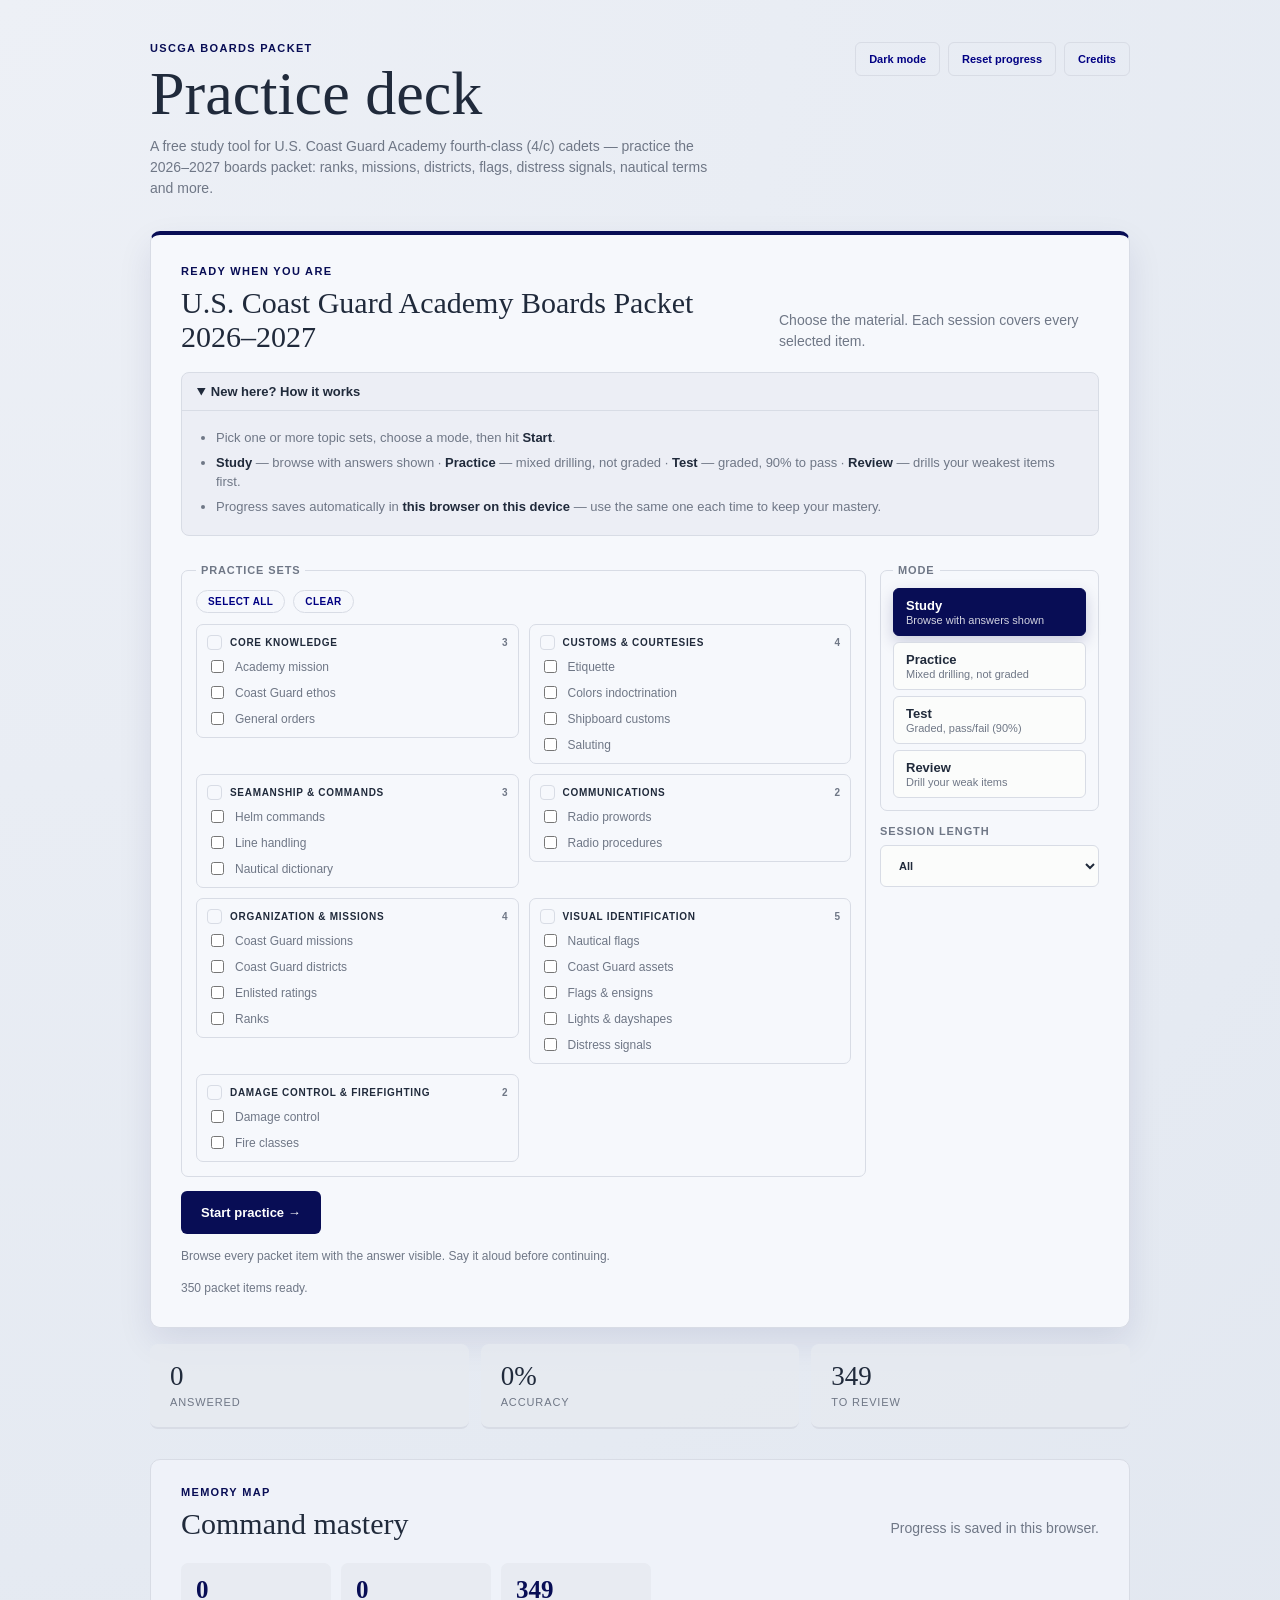
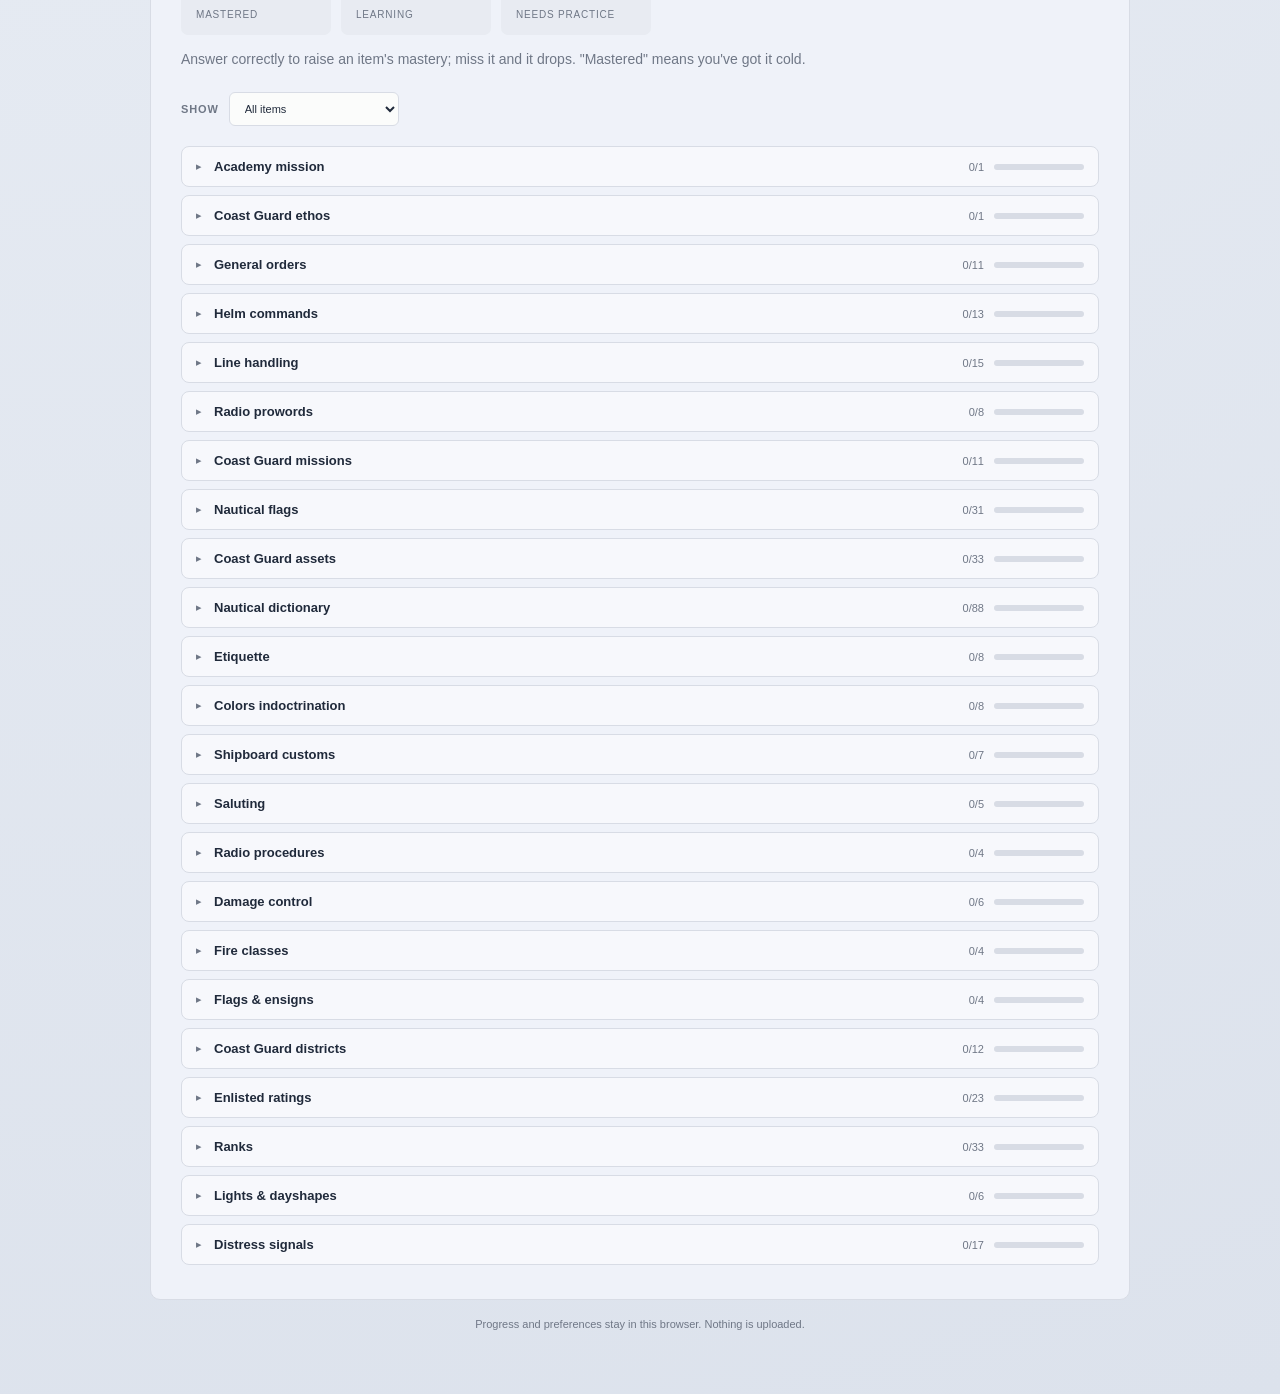
<file: index.html>
<!doctype html>
<html lang="en">
<head>
  <meta charset="utf-8">
  <meta name="viewport" content="width=device-width, initial-scale=1">
  <meta name="description" content="Free USCGA boards practice for U.S. Coast Guard Academy 4/c cadets — drill ranks, missions, districts, flags, distress signals and nautical terms in study, practice, and test modes.">
  <meta name="theme-color" content="#080d55">
  <title>USCGA Boards Practice — Coast Guard Academy 4/c Study Tool</title>
  <link rel="canonical" href="https://study.aortiz.org/">
  <meta property="og:type" content="website">
  <meta property="og:site_name" content="USCGA Boards Practice">
  <meta property="og:url" content="https://study.aortiz.org/">
  <meta property="og:title" content="USCGA Boards Practice — Coast Guard Academy 4/c Study Tool">
  <meta property="og:description" content="Free study tool for U.S. Coast Guard Academy 4/c cadets: drill the boards packet — ranks, missions, districts, flags, distress signals and nautical terms — in study, practice, and graded test modes.">
  <meta property="og:image" content="https://study.aortiz.org/og-image.png">
  <meta property="og:image:width" content="1200">
  <meta property="og:image:height" content="630">
  <meta property="og:image:alt" content="USCGA Boards Practice — a study tool for Coast Guard Academy fourth-class cadets.">
  <meta property="og:locale" content="en_US">
  <meta name="twitter:card" content="summary_large_image">
  <meta name="twitter:title" content="USCGA Boards Practice — Coast Guard Academy 4/c Study Tool">
  <meta name="twitter:description" content="Free study tool for U.S. Coast Guard Academy 4/c cadets: drill the boards packet in study, practice, and graded test modes.">
  <meta name="twitter:image" content="https://study.aortiz.org/og-image.png">
  <script type="application/ld+json">
  {
    "@context": "https://schema.org",
    "@type": "WebApplication",
    "name": "USCGA Boards Practice",
    "url": "https://study.aortiz.org/",
    "description": "Free study tool for U.S. Coast Guard Academy 4/c cadets to practice the boards packet: ranks, missions, districts, flags, distress signals and nautical terms, with study, practice, and graded test modes.",
    "applicationCategory": "EducationalApplication",
    "operatingSystem": "Any (web browser)",
    "inLanguage": "en",
    "isAccessibleForFree": true,
    "offers": { "@type": "Offer", "price": "0", "priceCurrency": "USD" },
    "audience": { "@type": "EducationalAudience", "educationalRole": "student" }
  }
  </script>
  <link rel="icon" href="favicon.svg?v=63b0f24" type="image/svg+xml">
  <link rel="apple-touch-icon" href="apple-touch-icon.png">
  <link rel="stylesheet" href="styles.css?v=63b0f24">
</head>
<!-- Google tag (gtag.js) -->
<script async src="https://www.googletagmanager.com/gtag/js?id=G-49HTLQLRQ8"></script>
<script>
  window.dataLayer = window.dataLayer || [];
  function gtag(){dataLayer.push(arguments);}
  gtag('js', new Date());

  gtag('config', 'G-49HTLQLRQ8');
</script>
<body>
  <main class="app-shell">
    <header class="topbar">
      <div>
        <p class="eyebrow">USCGA BOARDS PACKET</p>
        <h1>Practice deck</h1>
        <p class="intro">A free study tool for U.S. Coast Guard Academy fourth-class (4/c) cadets — practice the 2026–2027 boards packet: ranks, missions, districts, flags, distress signals, nautical terms and more.</p>
      </div>
      <div class="header-actions">
        <button class="theme-button" id="themeButton" type="button" aria-label="Toggle dark mode">Dark mode</button>
        <button class="theme-button" id="resetButton" type="button">Reset progress</button>
        <button class="theme-button" id="creditsButton" type="button">Credits</button>
      </div>
    </header>

    <dialog class="credits-dialog" id="creditsDialog" aria-label="Credits">
      <button class="credits-dialog__close" id="creditsClose" type="button" aria-label="Close credits">&times;</button>
      <h2>Credits</h2>
      <p>Made by <strong>Alejandro Ortiz</strong> — U.S. Coast Guard Academy, Class of 2030, Cyber Systems major.</p>
      <p>Built with Claude Opus 4.8. Content drawn from the 2026–2027 USCGA Boards Packet.</p>
      <p class="credits-dialog__fine">This project is unofficial and is not associated with the Department of Homeland Security or the U.S. Coast Guard.</p>
    </dialog>

    <section class="setup-panel" id="setupPanel">
      <div class="section-heading">
        <div>
          <p class="eyebrow">READY WHEN YOU ARE</p>
          <h2 id="packetTitle">Choose your drill</h2>
        </div>
        <p class="muted">Choose the material. Each session covers every selected item.</p>
      </div>
      <details class="how-to" id="howTo" open>
        <summary>New here? How it works</summary>
        <ul class="how-to__list">
          <li>Pick one or more topic sets, choose a mode, then hit <strong>Start</strong>.</li>
          <li><strong>Study</strong> — browse with answers shown · <strong>Practice</strong> — mixed drilling, not graded · <strong>Test</strong> — graded, 90% to pass · <strong>Review</strong> — drills your weakest items first.</li>
          <li>Progress saves automatically in <strong>this browser on this device</strong> — use the same one each time to keep your mastery.</li>
        </ul>
      </details>
      <div class="controls">
        <fieldset class="practice-sets">
          <legend>Practice sets</legend>
          <div class="set-tools"><button type="button" class="chip-button" id="selectAllBtn">Select all</button><button type="button" class="chip-button" id="clearAllBtn">Clear</button></div>
          <div class="set-groups" id="practiceSetGroups"></div>
        </fieldset>
        <div class="mode-column">
          <fieldset class="mode-rail" id="modeRail">
            <legend>Mode</legend>
            <label><input type="radio" name="mode" value="study" checked> <span>Study</span><small>Browse with answers shown</small></label>
            <label><input type="radio" name="mode" value="practice"> <span>Practice</span><small>Mixed drilling, not graded</small></label>
            <label><input type="radio" name="mode" value="test"> <span>Test</span><small>Graded, pass/fail (90%)</small></label>
            <label><input type="radio" name="mode" value="review"> <span>Review</span><small>Drill your weak items</small></label>
          </fieldset>
          <label class="length-control">Session length
            <select id="lengthSelect">
              <option value="all">All</option>
              <option value="10">10 questions</option>
              <option value="20">20 questions</option>
              <option value="30">30 questions</option>
            </select>
          </label>
        </div>
        <button class="primary-button" id="startButton" type="button" disabled>Start practice <span aria-hidden="true">→</span></button>
      </div>
      <p class="mode-hint" id="modeHint">Browse every packet item with the answer visible. Say it aloud before continuing.</p>
      <p class="loading-message" id="loadingMessage">Loading packet...</p>
    </section>

    <section class="stats-row" aria-label="Practice statistics">
      <div class="stat"><span id="answeredStat">0</span><small>answered</small></div>
      <div class="stat"><span id="accuracyStat">0%</span><small>accuracy</small></div>
      <div class="stat"><span id="missedStat">0</span><small>to review</small></div>
    </section>

    <section class="quiz-panel hidden" id="quizPanel">
      <div class="quiz-meta">
        <span id="progressLabel">Question 1</span>
        <button class="menu-button" id="menuButton" type="button">Practice sets</button>
        <span id="categoryLabel">Practice</span>
      </div>
      <div class="progress-track"><div id="progressBar"></div></div>
      <div class="question-area" id="questionArea"></div>
      <div class="feedback hidden" id="feedback" role="status" aria-live="polite"></div>
      <div class="keyboard-hint" id="keyboardHint">1–4 answer · Enter submits or advances · N advances · Esc returns to practice sets</div>
      <div class="study-navigation"><button class="secondary-button hidden" id="backButton" type="button">← Back</button><button class="next-button hidden" id="nextButton" type="button">Next question <span aria-hidden="true">→</span></button></div>
    </section>

    <section class="results-panel hidden" id="resultsPanel"></section>
    <section class="command-progress" id="commandProgress">
      <div class="section-heading"><div><p class="eyebrow">MEMORY MAP</p><h2>Command mastery</h2></div><p class="muted">Progress is saved in this browser.</p></div>
      <div class="mastery-summary" aria-label="Mastery summary">
        <div class="mastery-stat"><strong id="masteredCount">0</strong><span>mastered</span></div>
        <div class="mastery-stat"><strong id="learningCount">0</strong><span>learning</span></div>
        <div class="mastery-stat"><strong id="dueCount">0</strong><span>needs practice</span></div>
      </div>
      <p class="muted mastery-note">Answer correctly to raise an item's mastery; miss it and it drops. "Mastered" means you've got it cold.</p>
      <div class="mastery-toolbar">
        <label for="masteryFilter">Show</label>
        <select id="masteryFilter">
          <option value="all">All items</option>
          <option value="needs">Needs practice</option>
          <option value="learning">Learning</option>
          <option value="mastered">Mastered</option>
        </select>
      </div>
      <div class="mastery-list" id="masteryList"></div>
    </section>
    <p class="privacy-note">Progress and preferences stay in this browser. Nothing is uploaded.</p>
  </main>
  <script src="usmap.js?v=63b0f24"></script>
  <script src="curriculum.js?v=63b0f24"></script>
  <script src="data.js?v=63b0f24"></script>
  <script src="app.js?v=63b0f24"></script>
</body>
</html>
</file>
<file: styles.css>
:root {
  --ink: #202a3b;
  --muted: #6f7786;
  --line: #d8dce5;
  --paper: #f3f5f8;
  --panel: #ffffff;
  --teal: #080d55;
  --teal-dark: #000083;
  --coral: #cc9901;
  --gold: #a57c01;
  --shadow: 0 14px 35px rgba(8, 13, 85, .09);
}
* { box-sizing: border-box; }
body { margin: 0; color: var(--ink); background: radial-gradient(circle at top left, #edf0f6 0, #e5eaf2 48%, #dce2ec 100%); font-family: Georgia, 'Times New Roman', serif; }
button, select, input { font: inherit; } button { cursor: pointer; }
.app-shell { width: min(980px, calc(100% - 32px)); margin: 0 auto; padding: 42px 0 64px; }
.topbar { display: flex; align-items: flex-start; justify-content: space-between; gap: 24px; margin-bottom: 32px; }.header-actions { display: flex; gap: 8px; flex: none; }.topbar .intro { max-width: 580px; margin: 12px 0 0; color: var(--muted); font: 14px/1.5 Arial, sans-serif; }
.eyebrow { margin: 0 0 8px; color: var(--teal); font: 700 11px/1.2 Arial, sans-serif; letter-spacing: .12em; } h1, h2, h3, p { margin-top: 0; }
h1 { margin-bottom: 0; font-size: clamp(36px, 6vw, 62px); line-height: .98; font-weight: 500; } h2 { margin-bottom: 0; font-size: 30px; font-weight: 500; }
.theme-button, .menu-button, .secondary-button { padding: 10px 13px; color: var(--teal-dark); background: transparent; border: 1px solid var(--line); border-radius: 6px; font: 700 11px Arial, sans-serif; }.theme-button:hover, .menu-button:hover, .secondary-button:hover { background: rgba(8, 13, 85, .08); }
.setup-panel, .quiz-panel, .results-panel { background: #f6f8fc; border: 1px solid var(--line); box-shadow: var(--shadow); border-radius: 10px; }.setup-panel { padding: 30px; border-top: 4px solid var(--teal); }
.section-heading { display: flex; justify-content: space-between; gap: 24px; align-items: end; }.muted { color: var(--muted); font: 14px/1.5 Arial, sans-serif; max-width: 320px; margin-bottom: 2px; }.mode-hint, .loading-message { margin: 14px 0 0; color: var(--muted); font: 12px/1.45 Arial, sans-serif; }.loading-message.error-message { color: #9a3328; }
.how-to { margin: 18px 0 0; background: rgba(8, 13, 85, .04); border: 1px solid var(--line); border-radius: 8px; }
.how-to > summary { cursor: pointer; padding: 11px 15px; color: var(--ink); font: 700 13px Arial, sans-serif; }
.how-to > summary:hover { color: var(--teal-dark); }
.how-to[open] > summary { border-bottom: 1px solid var(--line); }
.how-to__list { margin: 0; padding: 12px 18px 14px 34px; }
.how-to__list li { margin: 5px 0; color: var(--muted); font: 13px/1.5 Arial, sans-serif; }
.how-to__list strong { color: var(--ink); }
.mastery-note { max-width: none; margin: 14px 0 0; }
.dark-mode .how-to { background: rgba(255, 255, 255, .04); }
.controls { display: grid; grid-template-columns: repeat(4, minmax(0, 1fr)); gap: 14px; align-items: start; margin-top: 28px; }.practice-sets { display: grid; grid-template-columns: 1fr 1fr; grid-column: span 3; gap: 9px 14px; min-width: 0; margin: 0; padding: 14px; border: 1px solid var(--line); border-radius: 7px; }.practice-sets legend { padding: 0 5px; color: var(--muted); font: 700 11px Arial, sans-serif; letter-spacing: .08em; text-transform: uppercase; }.practice-sets label { display: flex; align-items: center; gap: 8px; font: 12px Arial, sans-serif; letter-spacing: 0; text-transform: none; }.practice-sets input { accent-color: var(--teal); }
label { display: grid; gap: 8px; color: var(--muted); font: 700 11px Arial, sans-serif; letter-spacing: .08em; text-transform: uppercase; } select { width: 100%; padding: 13px 14px; color: var(--ink); background: #fbfcfb; border: 1px solid var(--line); border-radius: 6px; }
.primary-button, .next-button, .submit-button { border: 0; padding: 14px 20px; color: white; background: var(--teal); font: 700 13px Arial, sans-serif; border-radius: 6px; }.primary-button:hover, .next-button:hover { background: var(--teal-dark); }.primary-button:disabled { cursor: wait; opacity: .55; }.controls .primary-button { grid-column: 1 / -1; justify-self: start; }
.stats-row { display: grid; grid-template-columns: repeat(3, 1fr); gap: 12px; margin: 16px 0 30px; }.stat { padding: 17px 20px; border-bottom: 2px solid var(--line); background: rgba(231, 234, 241, .8); border-radius: 8px; }.stat span { display: block; font-size: 27px; }.stat small { color: var(--muted); font: 11px Arial, sans-serif; text-transform: uppercase; letter-spacing: .08em; }
.hidden { display: none !important; }.quiz-panel, .results-panel { padding: 26px 30px 30px; }.quiz-meta { display: flex; justify-content: space-between; gap: 16px; color: var(--muted); font: 12px Arial, sans-serif; }.quiz-meta .menu-button { margin-left: auto; padding: 5px 9px; }.progress-track { height: 4px; margin: 14px 0 36px; background: var(--line); }.progress-track div { height: 100%; width: 0; background: var(--coral); transition: width .25s ease; }
.question-kicker { color: var(--teal); font: 700 11px Arial, sans-serif; letter-spacing: .1em; text-transform: uppercase; }.question-title { max-width: 760px; margin: 10px 0 24px; font-size: clamp(25px, 4vw, 38px); line-height: 1.1; font-weight: 500; }.study-answer { max-width: 760px; margin: 20px 0; padding: 22px; background: #eef0f7; border-left: 4px solid var(--teal); border-radius: 7px; }.study-answer span { color: var(--muted); font: 700 10px Arial, sans-serif; letter-spacing: .08em; text-transform: uppercase; }.study-answer p { margin: 10px 0 0; font-size: 20px; line-height: 1.55; }.study-prompt { color: var(--muted); font: 13px Arial, sans-serif; }
.study-image, .question-image { display: block; width: min(220px, 100%); max-height: 180px; object-fit: contain; margin: 16px 0; padding: 10px; background: #fff; border: 1px solid var(--line); border-radius: 8px; }.asset-details p { font-size: 16px; }
.answer-grid { display: grid; grid-template-columns: 1fr 1fr; gap: 10px; }.answer { min-height: 62px; padding: 15px 17px; text-align: left; color: var(--ink); background: #f4f7fc; border: 1px solid var(--line); border-left: 4px solid #9da9c6; border-radius: 6px; }.answer:hover { border-color: var(--teal); background: #f2f3fa; }.answer.correct { border-color: #3d947a; background: #e7f4ed; }.answer.incorrect { border-color: var(--coral); background: #fff0ec; }.fill-row { display: flex; gap: 10px; max-width: 760px; }.fill-input { flex: 1; min-width: 0; padding: 15px 17px; color: var(--ink); background: #fff; border: 1px solid var(--line); border-radius: 6px; font: 16px Georgia, serif; }.fill-input:focus, select:focus { outline: 3px solid rgba(8, 13, 85, .15); border-color: var(--teal); }
.study-navigation { display: flex; justify-content: space-between; align-items: center; gap: 12px; margin-top: 18px; }.study-navigation .next-button { margin: 0 0 0 auto; }
.feedback { margin-top: 22px; padding: 15px 17px; font: 14px/1.45 Arial, sans-serif; border-left: 4px solid var(--gold); background: #fffaf0; border-radius: 5px; }.feedback strong { display: block; margin-bottom: 3px; }.next-button { display: block; margin: 18px 0 0 auto; }.results-panel { text-align: center; border-top: 4px solid var(--coral); }.results-score { margin: 14px 0 5px; color: var(--teal); font-size: 64px; }.results-panel p { color: var(--muted); font: 14px Arial, sans-serif; }.results-panel .primary-button { margin-top: 16px; }.results-panel .secondary-button { display: block; margin: 12px auto 0; }
.command-progress { margin-top: 30px; padding: 26px 30px; background: #eff2f9; border: 1px solid var(--line); border-radius: 10px; }.mastery-summary { display: grid; grid-template-columns: repeat(3, minmax(0, 150px)); gap: 10px; margin-top: 22px; }.mastery-stat { padding: 13px 15px; background: rgba(231, 234, 241, .8); border-radius: 7px; }.mastery-stat strong { display: block; color: var(--teal); font-size: 25px; }.mastery-stat span { color: var(--muted); font: 10px Arial, sans-serif; letter-spacing: .08em; text-transform: uppercase; }.mastery-toolbar { display: flex; align-items: center; gap: 10px; margin-top: 22px; color: var(--muted); font: 11px Arial, sans-serif; }.mastery-toolbar label { display: block; font: 700 11px Arial, sans-serif; }.mastery-toolbar select { width: auto; min-width: 170px; padding: 9px 11px; }.mastery-list { display: grid; grid-template-columns: 1fr 1fr; gap: 9px 18px; margin-top: 20px; }.mastery-item { display: grid; grid-template-columns: minmax(0, 1fr) 100px; gap: 12px; align-items: center; padding: 11px 0; border-bottom: 1px solid var(--line); }.mastery-item strong { display: block; overflow: hidden; text-overflow: ellipsis; white-space: nowrap; font-size: 14px; }.mastery-item small { color: var(--muted); font: 10px Arial, sans-serif; }.mastery-bar { height: 6px; overflow: hidden; background: var(--line); border-radius: 10px; }.mastery-bar span { display: block; height: 100%; background: var(--coral); border-radius: inherit; }.privacy-note { margin: 18px 0 0; color: var(--muted); text-align: center; font: 11px Arial, sans-serif; }.comparison { display: grid; gap: 5px; margin-top: 10px; }.comparison span { color: var(--muted); font: 10px Arial, sans-serif; letter-spacing: .08em; text-transform: uppercase; }.comparison p { margin: 0 0 8px; line-height: 1.5; }.comparison mark { padding: 2px 3px; color: #8d4035; background: #f6c9bf; }.comparison mark.extra { text-decoration: line-through; }.comparison .match { color: #31765f; }.keyboard-hint { margin-top: 18px; color: var(--muted); font: 10px Arial, sans-serif; text-align: right; }
.credits-dialog { max-width: 440px; width: calc(100% - 44px); padding: 26px 30px 24px; color: var(--ink); background: #f6f8fc; border: 1px solid var(--line); border-radius: 12px; box-shadow: var(--shadow); }
.credits-dialog::backdrop { background: rgba(6, 10, 42, .62); }
.credits-dialog h2 { margin-bottom: 14px; font-size: 24px; font-weight: 500; }
.credits-dialog p { margin: 0 0 12px; color: var(--muted); font: 14px/1.6 Arial, sans-serif; }
.credits-dialog strong { color: var(--ink); }
.credits-dialog__fine { margin-top: 4px; font-size: 12px; opacity: .85; }
.credits-dialog__close { position: absolute; top: 12px; right: 13px; display: grid; place-items: center; width: 30px; height: 30px; padding: 0; color: var(--muted); background: transparent; border: none; border-radius: 6px; font: 22px/1 Arial, sans-serif; cursor: pointer; }
.credits-dialog__close:hover { color: var(--ink); background: rgba(8, 13, 85, .08); }
.dark-mode .credits-dialog { background: #1a2157; border-color: #3b4487; }
.dark-mode .credits-dialog__close:hover { background: rgba(255, 255, 255, .08); }
body.dark-mode { --ink: #e9ebf5; --muted: #aeb4c8; --line: #343b68; --paper: #090d2d; --panel: #111743; --teal: #7380e6; --teal-dark: #9ca6ff; --coral: #cc9901; --gold: #d3a817; --shadow: 0 14px 35px rgba(0, 0, 0, .2); background: radial-gradient(circle at top left, #181f5d 0, var(--paper) 55%, #03051c 100%); }.dark-mode .setup-panel, .dark-mode .quiz-panel, .dark-mode .results-panel { background: rgba(17, 23, 67, .92); }.dark-mode .stat, .dark-mode .mastery-stat, .dark-mode .study-answer { background: rgba(22, 29, 79, .9); }.dark-mode select, .dark-mode .answer, .dark-mode .fill-input { color: var(--ink); background: #171d50; }.dark-mode .answer:hover { background: #202866; }.dark-mode .feedback { background: #3a3526; }.dark-mode .theme-button, .dark-mode .menu-button, .dark-mode .secondary-button { color: var(--teal); }.dark-mode .command-progress { background: rgba(17, 23, 67, .82); }
@media (max-width: 680px) { .app-shell { width: min(100% - 22px, 980px); padding-top: 26px; }.topbar { margin-bottom: 24px; }.setup-panel, .quiz-panel, .results-panel, .command-progress { padding: 22px 18px; }.header-actions { display: grid; gap: 5px; }.section-heading, .controls { display: grid; grid-template-columns: 1fr; align-items: stretch; }.controls { margin-top: 22px; }.practice-sets { grid-column: auto; grid-template-columns: 1fr; }.controls .primary-button { grid-column: auto; }.primary-button { width: 100%; }.answer-grid { grid-template-columns: 1fr; }.fill-row { display: grid; grid-template-columns: 1fr; }.submit-button { width: 100%; }.stats-row { margin-bottom: 20px; }.stat { padding: 13px; }.stat span { font-size: 23px; }.mastery-summary { grid-template-columns: repeat(3, 1fr); }.mastery-list { grid-template-columns: 1fr; }.keyboard-hint { text-align: left; } }

/* Coast Guard Districts interactive map (study mode) */
.district-map { display: grid; grid-template-columns: minmax(0, 1.65fr) minmax(210px, 1fr); gap: 22px; align-items: start; max-width: 880px; margin: 8px 0 4px; }
.district-map__figure { padding: 12px; background: #fff; border: 1px solid var(--line); border-radius: 10px; }
.district-map svg { display: block; width: 100%; height: auto; }
.map-state { fill: #e7eaf3; stroke: #fff; stroke-width: 1; }
.map-state.is-active { stroke: var(--ink); stroke-width: 2.5; }
.map-label { fill: #15306b; font: 700 18px Arial, sans-serif; paint-order: stroke; stroke: #fff; stroke-width: 3.5px; stroke-linejoin: round; pointer-events: none; }
.map-marker { cursor: pointer; }
.map-marker circle { stroke: #fff; stroke-width: 2; transform-box: fill-box; transform-origin: center; transition: transform .12s ease; }
.map-marker--lant circle { fill: var(--teal); }
.map-marker--pac circle { fill: var(--coral); }
.map-marker:hover circle { transform: scale(1.18); }
.map-marker:focus { outline: none; }
.map-marker:focus circle, .map-marker.is-active circle { stroke: var(--ink); stroke-width: 3; transform: scale(1.22); }
.district-legend__group { margin-bottom: 16px; }
.district-legend__group h3 { margin: 0 0 8px; color: var(--teal); font: 700 11px Arial, sans-serif; letter-spacing: .08em; text-transform: uppercase; }
.district-legend__row { display: flex; align-items: center; gap: 10px; width: 100%; margin: 2px 0; padding: 6px 8px; text-align: left; background: transparent; border: 1px solid transparent; border-radius: 6px; }
.district-legend__row:hover { background: rgba(8, 13, 85, .06); }
.district-legend__row.is-active { border-color: var(--line); background: rgba(8, 13, 85, .09); }
.district-swatch { width: 18px; height: 18px; flex: none; border-radius: 4px; border: 1px solid rgba(0, 0, 0, .18); }
.district-legend__text { display: grid; min-width: 0; }
.district-legend__text strong { color: var(--ink); font-size: 13px; }
.district-legend__text small { color: var(--muted); font-size: 11px; }
.district-legend__cmd { margin: 6px 0 0 2px; color: var(--muted); font: 11px Arial, sans-serif; }
.district-legend__hq { margin: 2px 0 0; color: var(--ink); font: 700 11px Arial, sans-serif; }
.district-readout { max-width: 880px; margin: 14px 0 0; padding: 12px 15px; color: var(--ink); background: #eef0f7; border-left: 4px solid var(--coral); border-radius: 7px; font: 14px/1.45 Arial, sans-serif; }
.dark-mode .district-map__figure { background: #0f1442; }
.dark-mode .map-state { fill: #27306a; stroke: rgba(255, 255, 255, .35); }
.dark-mode .map-label { fill: #fff; stroke: #0f1442; }
.dark-mode .district-readout { background: rgba(22, 29, 79, .9); }
.dark-mode .district-legend__row:hover { background: rgba(255, 255, 255, .06); }
.dark-mode .district-legend__row.is-active { background: rgba(255, 255, 255, .09); }
@media (max-width: 680px) { .district-map { grid-template-columns: 1fr; } }

/* Practice-set tools (select all / clear) */
.set-tools { grid-column: 1 / -1; display: flex; gap: 8px; margin-bottom: 2px; }
.chip-button { padding: 5px 11px; color: var(--teal-dark); background: transparent; border: 1px solid var(--line); border-radius: 999px; font: 700 10px Arial, sans-serif; letter-spacing: .04em; text-transform: uppercase; }
.chip-button:hover { background: rgba(8, 13, 85, .08); }
.dark-mode .chip-button { color: var(--teal); }
.set-groups { grid-column: 1 / -1; display: grid; grid-template-columns: 1fr 1fr; gap: 10px; align-items: start; }
.set-group { min-width: 0; padding: 7px 10px 9px; border: 1px solid var(--line); border-radius: 7px; }
.set-group__head { display: flex; align-items: center; gap: 8px; width: 100%; padding: 3px 0 7px; background: transparent; border: 0; cursor: pointer; }
.set-group__head:focus-visible { outline: 3px solid rgba(8, 13, 85, .22); outline-offset: 2px; border-radius: 4px; }
.set-group__box { position: relative; flex: 0 0 auto; width: 15px; height: 15px; border: 1.5px solid var(--line); border-radius: 4px; transition: background .12s; }
.set-group.is-all .set-group__box, .set-group.is-some .set-group__box { background: var(--teal); border-color: var(--teal); }
.set-group.is-all .set-group__box::after { content: ''; position: absolute; left: 4px; top: 1px; width: 4px; height: 8px; border: solid #fff; border-width: 0 2px 2px 0; transform: rotate(45deg); }
.set-group.is-some .set-group__box::after { content: ''; position: absolute; left: 3px; right: 3px; top: 6px; height: 2px; background: #fff; }
.set-group__name { flex: 1 1 auto; text-align: left; color: var(--ink); font: 700 10px Arial, sans-serif; letter-spacing: .07em; text-transform: uppercase; }
.set-group__count { flex: 0 0 auto; color: var(--muted); font: 700 10px Arial, sans-serif; }
.set-group__items { display: grid; gap: 7px; }
@media (max-width: 680px) { .set-groups { grid-template-columns: 1fr; } }

/* Graded test results */
.results-score.is-pass { color: #2f7d5b; }
.results-score.is-fail { color: #b5472f; }
.test-rows { display: grid; gap: 8px; max-width: 620px; margin: 18px auto 6px; text-align: left; }
.test-row { display: grid; grid-template-columns: 1fr auto auto; gap: 12px; align-items: center; padding: 11px 14px; background: rgba(255, 255, 255, .7); border: 1px solid var(--line); border-left-width: 4px; border-radius: 7px; font: 13px Arial, sans-serif; }
.test-row.is-pass { border-left-color: #3d947a; }
.test-row.is-fail { border-left-color: var(--coral); }
.test-row__name { font-weight: 700; color: var(--ink); }
.test-row__name em { margin-left: 6px; padding: 1px 6px; color: var(--teal-dark); background: rgba(8, 13, 85, .08); border-radius: 4px; font: 700 9px Arial, sans-serif; font-style: normal; letter-spacing: .06em; text-transform: uppercase; }
.test-row__score { color: var(--muted); white-space: nowrap; }
.test-row__mark { font-weight: 700; white-space: nowrap; }
.test-row.is-pass .test-row__mark { color: #2f7d5b; }
.test-row.is-fail .test-row__mark { color: #b5472f; }
.test-row__mark small { display: block; color: var(--muted); font: 10px Arial, sans-serif; }
.test-missed { max-width: 620px; margin: 10px auto 0; text-align: left; }
.test-missed > summary { cursor: pointer; color: var(--teal); font: 700 11px Arial, sans-serif; letter-spacing: .06em; text-transform: uppercase; }
.test-missed__item { display: grid; gap: 2px; padding: 10px 0; border-bottom: 1px solid var(--line); }
.test-missed__item strong { color: var(--muted); font: 700 10px Arial, sans-serif; letter-spacing: .06em; text-transform: uppercase; }
.test-missed__item span { color: var(--ink); font: 14px Georgia, serif; }
.test-missed__item em { color: #2f7d5b; font: 13px/1.4 Arial, sans-serif; font-style: normal; }
.test-clean { color: #2f7d5b; }
.dark-mode .test-row { background: rgba(22, 29, 79, .7); }
.dark-mode .results-score.is-pass, .dark-mode .test-row.is-pass .test-row__mark, .dark-mode .test-missed__item em, .dark-mode .test-clean { color: #5fcfa3; }
.dark-mode .results-score.is-fail, .dark-mode .test-row.is-fail .test-row__mark { color: #f0896b; }
@media (max-width: 680px) { .test-row { grid-template-columns: 1fr auto; } .test-row__mark { grid-column: 2; text-align: right; } }

/* Mode rail (selectable, highlighted) + session length */
.mode-column { display: grid; gap: 14px; align-content: start; }
.mode-rail { display: grid; gap: 6px; margin: 0; padding: 12px; border: 1px solid var(--line); border-radius: 7px; }
.mode-rail legend { padding: 0 5px; color: var(--muted); font: 700 11px Arial, sans-serif; letter-spacing: .08em; text-transform: uppercase; }
.mode-rail label { position: relative; display: grid; gap: 1px; margin: 0; padding: 9px 12px; background: #fbfcfb; border: 1px solid var(--line); border-radius: 6px; cursor: pointer; text-transform: none; letter-spacing: 0; }
.mode-rail label span { color: var(--ink); font: 700 13px Arial, sans-serif; }
.mode-rail label small { color: var(--muted); font: 11px Arial, sans-serif; }
.mode-rail input { position: absolute; width: 1px; height: 1px; opacity: 0; }
.mode-rail label:hover { border-color: var(--teal); }
.mode-rail label:has(input:focus-visible) { outline: 3px solid rgba(8, 13, 85, .22); }
.mode-rail label:has(input:checked) { background: var(--teal); border-color: var(--teal); box-shadow: 0 6px 16px rgba(8, 13, 85, .18); }
.mode-rail label:has(input:checked) span { color: #fff; }
.mode-rail label:has(input:checked) small { color: rgba(255, 255, 255, .82); }
.length-control { display: grid; gap: 8px; }
.dark-mode .mode-rail label { background: #171d50; }
.dark-mode .mode-rail label:has(input:checked) { background: #2a327e; border-color: var(--teal); }

/* Verbatim badge on questions */
.question-head { display: flex; align-items: center; justify-content: space-between; gap: 12px; flex-wrap: wrap; }
.verbatim-badge { padding: 3px 10px; color: #fff; background: var(--coral); border-radius: 999px; font: 700 10px Arial, sans-serif; letter-spacing: .06em; text-transform: uppercase; white-space: nowrap; }

/* Mastery grouped into collapsible categories */
.mastery-list { display: block; }
.mastery-group { margin-bottom: 8px; background: rgba(255, 255, 255, .5); border: 1px solid var(--line); border-radius: 8px; overflow: hidden; }
.mastery-group > summary { display: flex; align-items: center; gap: 12px; padding: 12px 14px; cursor: pointer; list-style: none; }
.mastery-group > summary::-webkit-details-marker { display: none; }
.mastery-group > summary::before { content: '\25B8'; color: var(--muted); font-size: 11px; transition: transform .15s ease; }
.mastery-group[open] > summary::before { transform: rotate(90deg); }
.mastery-group__name { flex: 1; color: var(--ink); font: 700 13px Arial, sans-serif; }
.mastery-group__meter { display: flex; align-items: center; gap: 10px; }
.mastery-group__count { color: var(--muted); font: 11px Arial, sans-serif; white-space: nowrap; }
.mastery-group__bar { width: 90px; height: 6px; background: var(--line); border-radius: 10px; overflow: hidden; }
.mastery-group__bar span { display: block; height: 100%; background: #3d947a; border-radius: inherit; }
.mastery-group__items { display: grid; grid-template-columns: 1fr 1fr; gap: 9px 18px; padding: 2px 14px 14px; }
.dark-mode .mastery-group { background: rgba(22, 29, 79, .5); }

/* Keyword-grade feedback + test verdict colors */
.keyword-feedback { display: grid; gap: 5px; margin-top: 8px; }
.keyword-feedback span { color: var(--muted); font: 10px Arial, sans-serif; letter-spacing: .04em; text-transform: uppercase; }
.keyword-feedback p { margin: 0; line-height: 1.5; }
.verdict-pass { color: #2f7d5b; }
.verdict-fail { color: #b5472f; }
.dark-mode .verdict-pass { color: #5fcfa3; }
.dark-mode .verdict-fail { color: #f0896b; }
@media (max-width: 680px) { .mastery-group__items { grid-template-columns: 1fr; } .mastery-group__bar { width: 60px; } }

/* Study "details" block (e.g. rating duties) */
.study-detail { max-width: 760px; margin: 14px 0; padding: 16px 18px; background: rgba(231, 234, 241, .55); border: 1px solid var(--line); border-radius: 7px; }
.study-detail span { color: var(--muted); font: 700 10px Arial, sans-serif; letter-spacing: .08em; text-transform: uppercase; }
.study-detail p { margin: 8px 0 0; font: 15px/1.55 Arial, sans-serif; }
.dark-mode .study-detail { background: rgba(22, 29, 79, .6); }
</file>
